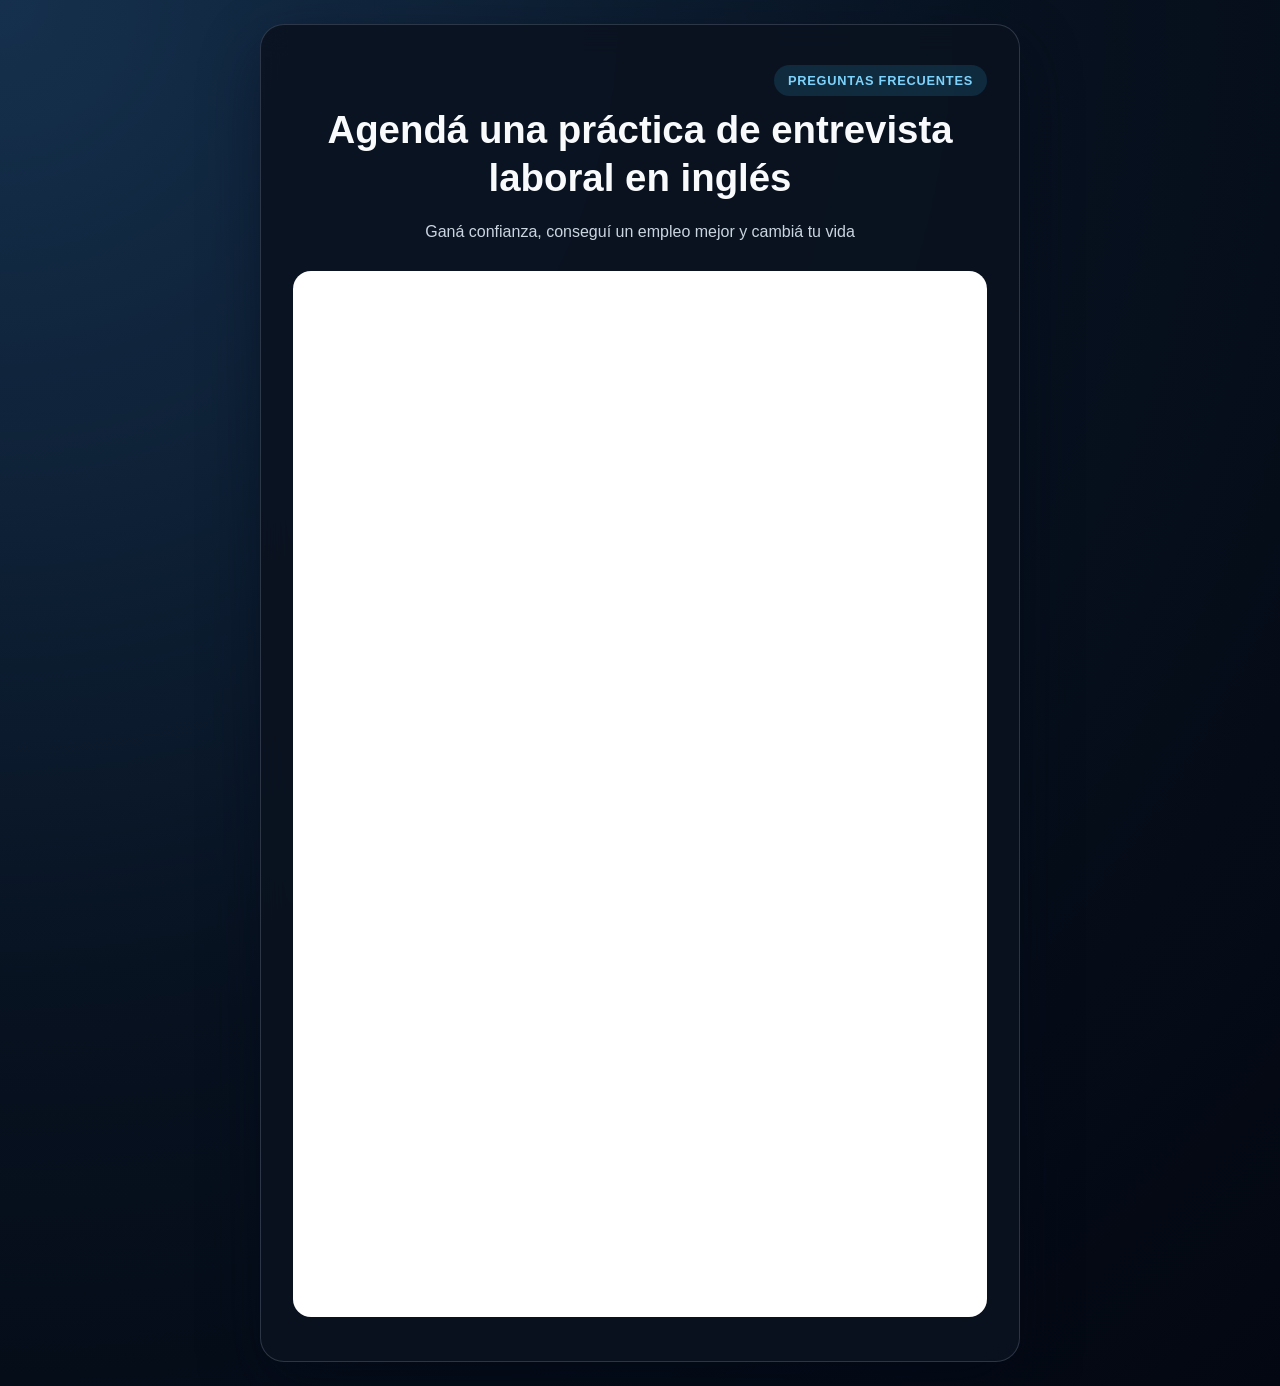
<file: index.html>
<!DOCTYPE html>
<html lang="es">
  <head>
    <meta charset="UTF-8" />
    <meta name="viewport" content="width=device-width, initial-scale=1.0" />
    <title>Práctica de entrevista laboral en inglés</title>
    <style>
      :root {
        color-scheme: dark;
      }

      * {
        box-sizing: border-box;
      }

      body {
        margin: 0;
        font-family: Inter, "Segoe UI", Roboto, Arial, sans-serif;
        background: radial-gradient(circle at top left, #15304d 0%, #07111f 55%, #030711 100%);
        color: #f8fafc;
        min-height: 100vh;
        display: grid;
        place-items: center;
        padding: 24px;
      }

      .card {
        max-width: 760px;
        width: 100%;
        background: rgba(10, 18, 32, 0.9);
        border: 1px solid rgba(148, 163, 184, 0.25);
        border-radius: 24px;
        box-shadow: 0 24px 60px rgba(2, 8, 23, 0.45);
        padding: 40px 32px;
        text-align: center;
        backdrop-filter: blur(14px);
      }

      .eyebrow {
        display: inline-block;
        margin-bottom: 12px;
        padding: 8px 14px;
        border-radius: 999px;
        background: rgba(56, 189, 248, 0.14);
        color: #7dd3fc;
        font-size: 0.8rem;
        font-weight: 700;
        letter-spacing: 0.06em;
        text-transform: uppercase;
      }

      h1 {
        font-size: clamp(1.8rem, 3vw, 2.6rem);
        margin: 0 0 16px;
        color: #f8fafc;
        line-height: 1.25;
      }

      p {
        font-size: 1rem;
        line-height: 1.8;
        margin: 0 0 24px;
        color: #cbd5e1;
      }

      .btn {
        display: inline-block;
        text-decoration: none;
        background: linear-gradient(135deg, #38bdf8 0%, #2563eb 100%);
        color: #ffffff;
        padding: 14px 24px;
        border-radius: 999px;
        font-weight: 700;
        transition: transform 0.2s ease, box-shadow 0.2s ease;
        box-shadow: 0 12px 24px rgba(37, 99, 235, 0.26);
      }

      .btn:hover {
        transform: translateY(-2px);
        box-shadow: 0 16px 28px rgba(37, 99, 235, 0.35);
      }

      .actions {
        display: flex;
        gap: 12px;
        justify-content: center;
        flex-wrap: wrap;
        margin-bottom: 24px;
      }

      iframe {
        border: 0;
        border-radius: 18px;
        overflow: hidden;
      }
    </style>
  </head>
  <body>
    <main class="card">
      <div class="actions" style="margin-bottom: 10px; justify-content: flex-end;">
        <a class="eyebrow" href="preguntas-frecuentes.html" style="margin: 0; text-decoration: none;">Preguntas frecuentes</a>
      </div>
      <h1>Agendá una práctica de entrevista laboral en inglés</h1>
      <p>Ganá confianza, conseguí un empleo mejor y cambiá tu vida</p>
      <iframe data-tally-src="https://tally.so/embed/ZjKZoV?alignLeft=1&hideTitle=1&transparentBackground=1&dynamicHeight=1" loading="lazy" width="100%" height="1046" frameborder="0" marginheight="0" marginwidth="0" title="Entrevistas.en.inglés"></iframe>
      <script>var d=document,w="https://tally.so/widgets/embed.js",v=function(){"undefined"!=typeof Tally?Tally.loadEmbeds():d.querySelectorAll("iframe[data-tally-src]:not([src])").forEach((function(e){e.src=e.dataset.tallySrc}))};if("undefined"!=typeof Tally)v();else if(d.querySelector('script[src="'+w+'"]')==null){var s=d.createElement("script");s.src=w,s.onload=v,s.onerror=v,d.body.appendChild(s);}</script>
    </main>
  </body>
</html>
</file>
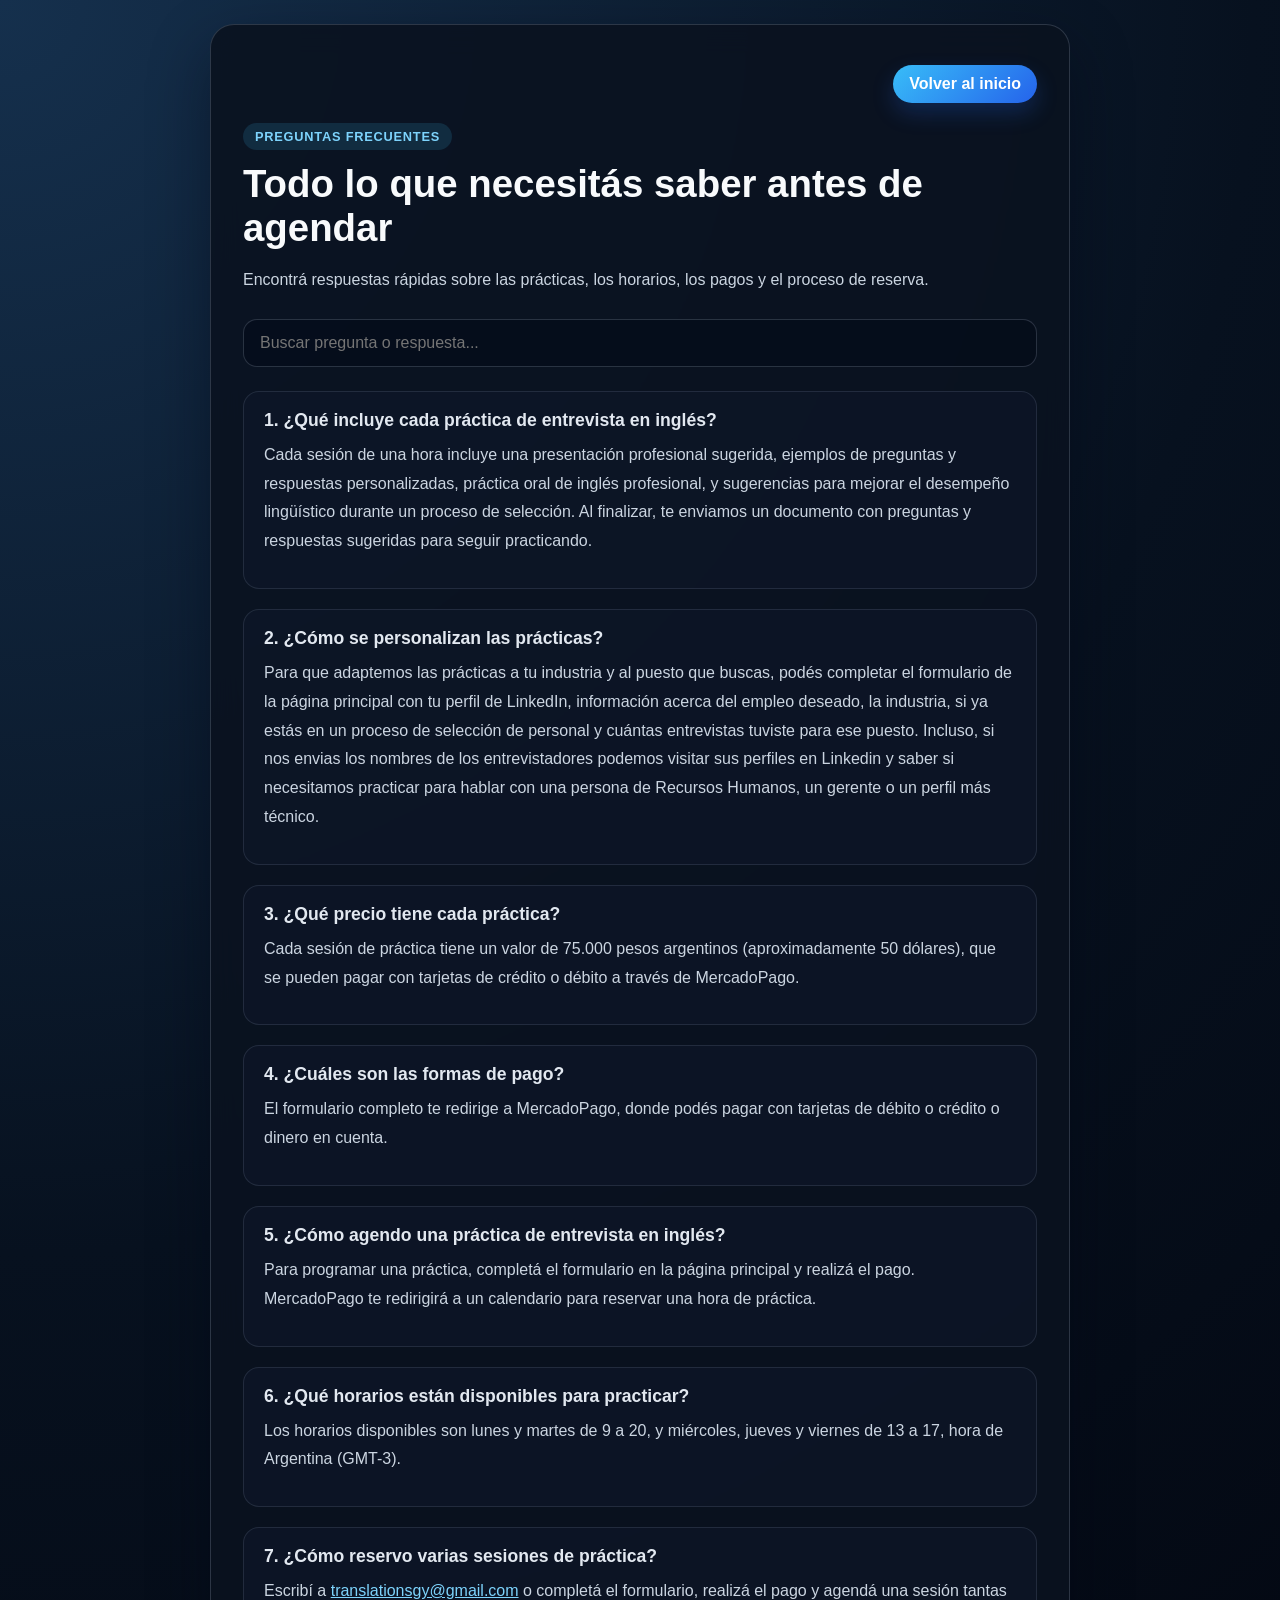
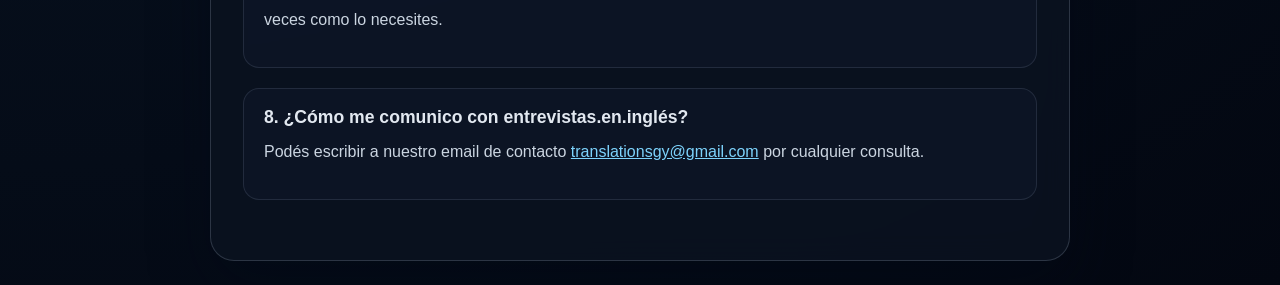
<file: preguntas-frecuentes.html>
<!DOCTYPE html>
<html lang="es">
  <head>
    <meta charset="UTF-8" />
    <meta name="viewport" content="width=device-width, initial-scale=1.0" />
    <title>Preguntas frecuentes</title>
    <style>
      :root {
        color-scheme: dark;
      }

      * {
        box-sizing: border-box;
      }

      body {
        margin: 0;
        font-family: Inter, "Segoe UI", Roboto, Arial, sans-serif;
        background: radial-gradient(circle at top left, #15304d 0%, #07111f 55%, #030711 100%);
        color: #f8fafc;
        min-height: 100vh;
        display: grid;
        place-items: center;
        padding: 24px;
      }

      .card {
        max-width: 860px;
        width: 100%;
        background: rgba(10, 18, 32, 0.9);
        border: 1px solid rgba(148, 163, 184, 0.25);
        border-radius: 24px;
        box-shadow: 0 24px 60px rgba(2, 8, 23, 0.45);
        padding: 40px 32px;
        backdrop-filter: blur(14px);
      }

      .eyebrow {
        display: inline-block;
        margin-bottom: 12px;
        padding: 6px 12px;
        border-radius: 999px;
        background: rgba(56, 189, 248, 0.14);
        color: #7dd3fc;
        font-size: 0.8rem;
        font-weight: 700;
        letter-spacing: 0.06em;
        text-transform: uppercase;
      }

      h1 {
        font-size: clamp(1.8rem, 3vw, 2.6rem);
        margin: 0 0 16px;
        color: #f8fafc;
      }

      h2 {
        font-size: 1.1rem;
        margin: 0 0 10px;
        color: #e2e8f0;
      }

      p {
        font-size: 1rem;
        line-height: 1.8;
        margin: 0 0 14px;
        color: #cbd5e1;
      }

      a {
        color: #7dd3fc;
      }

      .topbar {
        display: flex;
        justify-content: flex-end;
        margin-bottom: 20px;
      }

      .btn {
        display: inline-block;
        text-decoration: none;
        background: linear-gradient(135deg, #38bdf8 0%, #2563eb 100%);
        color: #ffffff;
        padding: 10px 16px;
        border-radius: 999px;
        font-weight: 700;
        transition: transform 0.2s ease, box-shadow 0.2s ease;
        box-shadow: 0 10px 22px rgba(37, 99, 235, 0.24);
      }

      .btn:hover {
        transform: translateY(-2px);
        box-shadow: 0 14px 26px rgba(37, 99, 235, 0.32);
      }

      .faq-list {
        margin: 24px 0 0;
        padding: 0;
        list-style: none;
      }

      .faq-item {
        margin-bottom: 20px;
        padding: 18px 20px;
        border-radius: 16px;
        background: rgba(15, 23, 42, 0.65);
        border: 1px solid rgba(148, 163, 184, 0.16);
      }

      .search-input {
        width: 100%;
        padding: 14px 16px;
        margin-top: 10px;
        border: 1px solid rgba(148, 163, 184, 0.25);
        border-radius: 14px;
        font-size: 1rem;
        color: #f8fafc;
        background: rgba(2, 8, 23, 0.5);
        box-sizing: border-box;
      }

      .search-input:focus {
        outline: none;
        border-color: #38bdf8;
        box-shadow: 0 0 0 4px rgba(56, 189, 248, 0.16);
      }
    </style>
  </head>
  <body>
    <main class="card">
      <div class="topbar">
        <a class="btn" href="index.html">Volver al inicio</a>
      </div>
      <span class="eyebrow">Preguntas frecuentes</span>
      <h1>Todo lo que necesitás saber antes de agendar</h1>
      <p>Encontrá respuestas rápidas sobre las prácticas, los horarios, los pagos y el proceso de reserva.</p>
      <input class="search-input" id="faqSearch" type="search" placeholder="Buscar pregunta o respuesta..." aria-label="Buscar FAQ" />
      <ol class="faq-list" id="faqList">
        <li class="faq-item">
          <h2>1. ¿Qué incluye cada práctica de entrevista en inglés?</h2>
          <p>Cada sesión de una hora incluye una presentación profesional sugerida, ejemplos de preguntas y respuestas personalizadas, práctica oral de inglés profesional, y sugerencias para mejorar el desempeño lingüístico durante un proceso de selección. Al finalizar, te enviamos un documento con preguntas y respuestas sugeridas para seguir practicando.</p>
        </li>
        <li class="faq-item">
          <h2>2. ¿Cómo se personalizan las prácticas?</h2>
          <p>Para que adaptemos las prácticas a tu industria y al puesto que buscas, podés completar el formulario de la página principal con tu perfil de LinkedIn, información acerca del empleo deseado, la industria, si ya estás en un proceso de selección de personal y cuántas entrevistas tuviste para ese puesto. Incluso, si nos envias los nombres de los entrevistadores podemos visitar sus perfiles en Linkedin y saber si necesitamos practicar para hablar con una persona de Recursos Humanos, un gerente o un perfil más técnico.</p>
        </li>
        <li class="faq-item">
          <h2>3. ¿Qué precio tiene cada práctica?</h2>
          <p>Cada sesión de práctica tiene un valor de 75.000 pesos argentinos (aproximadamente 50 dólares), que se pueden pagar con tarjetas de crédito o débito a través de MercadoPago.</p>
        </li>
        <li class="faq-item">
          <h2>4. ¿Cuáles son las formas de pago?</h2>
          <p>El formulario completo te redirige a MercadoPago, donde podés pagar con tarjetas de débito o crédito o dinero en cuenta.</p>
        </li>
        <li class="faq-item">
          <h2>5. ¿Cómo agendo una práctica de entrevista en inglés?</h2>
          <p>Para programar una práctica, completá el formulario en la página principal y realizá el pago. MercadoPago te redirigirá a un calendario para reservar una hora de práctica.</p>
        </li>
        <li class="faq-item">
          <h2>6. ¿Qué horarios están disponibles para practicar?</h2>
          <p>Los horarios disponibles son lunes y martes de 9 a 20, y miércoles, jueves y viernes de 13 a 17, hora de Argentina (GMT-3).</p>
        </li>
        <li class="faq-item">
          <h2>7. ¿Cómo reservo varias sesiones de práctica?</h2>
          <p>Escribí a <a href="mailto:translationsgy@gmail.com">translationsgy@gmail.com</a> o completá el formulario, realizá el pago y agendá una sesión tantas veces como lo necesites.</p>
        </li>
        <li class="faq-item">
          <h2>8. ¿Cómo me comunico con entrevistas.en.inglés?</h2>
          <p>Podés escribir a nuestro email de contacto <a href="mailto:translationsgy@gmail.com">translationsgy@gmail.com</a> por cualquier consulta.</p>
        </li>
      </ol>
    </main>
    <script>
      const searchInput = document.getElementById('faqSearch');
      const faqItems = document.querySelectorAll('.faq-item');

      searchInput.addEventListener('input', () => {
        const filter = searchInput.value.trim().toLowerCase();

        faqItems.forEach(item => {
          const text = item.textContent.toLowerCase();
          item.style.display = text.includes(filter) ? '' : 'none';
        });
      });
    </script>
  </body>
</html>
</file>
